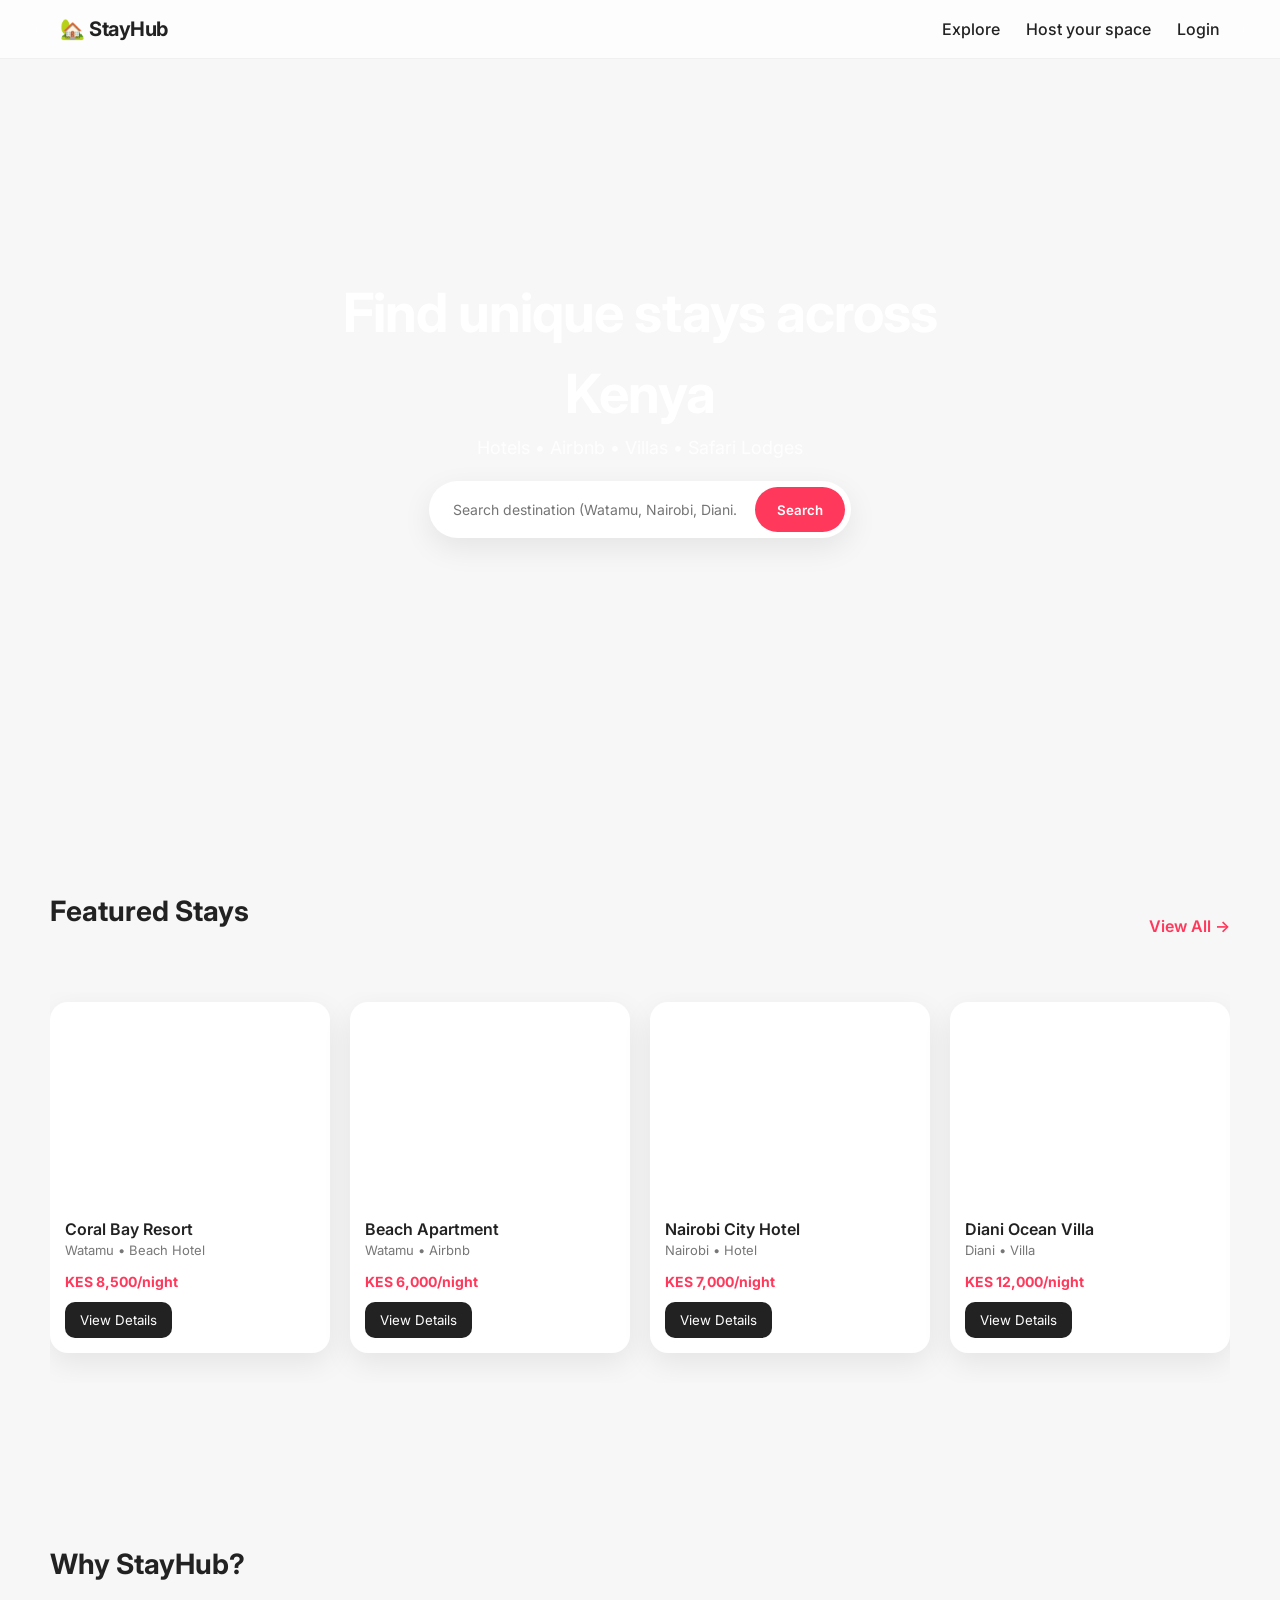
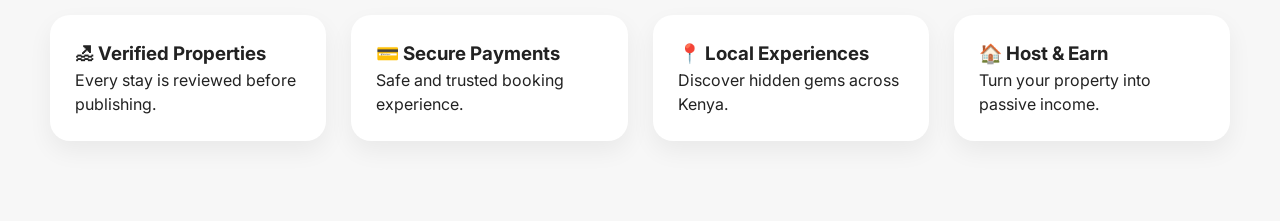
<file: index.html>
<!DOCTYPE html>
<html lang="en">

<head>
<meta charset="UTF-8">
<meta name="viewport" content="width=device-width, initial-scale=1.0">

<title>StayHub Kenya | Find Unique Stays</title>

<link rel="stylesheet" href="styles.css">

<link href="https://fonts.googleapis.com/css2?family=Inter:wght@400;500;600;700;800&display=swap" rel="stylesheet">

</head>

<body>

<!-- NAVBAR -->

<header class="navbar">

<div class="logo">
🏡 StayHub
</div>

<nav class="nav-links">

<a href="listings.html">
Explore
</a>

<a href="#" onclick="goToHost()">
Host your space
</a>

<a href="#" onclick="goToLogin()">
Login
</a>

</nav>

</header>

<!-- HERO -->

<section class="hero">

<div class="hero-overlay"></div>

<div class="hero-content">

<h1>
Find unique stays across Kenya
</h1>

<p>
Hotels • Airbnb • Villas • Safari Lodges
</p>

<div class="search-box">

<input
type="text"
placeholder="Search destination (Watamu, Nairobi, Diani...)"
>

<button onclick="goToListings()">
Search
</button>

</div>

</div>

</section>

<!-- FEATURED STAYS -->

<section class="section">

<div class="section-header">

<h2 class="section-title">
Featured Stays
</h2>

<a href="listings.html" class="see-all">
View All →
</a>

</div>

<div class="carousel" id="carousel">

<!-- CARD 1 -->

<div class="card">

<div class="card-img img1"></div>

<div class="card-content">

<h3>Coral Bay Resort</h3>

<p>Watamu • Beach Hotel</p>

<div class="price">
KES 8,500/night
</div>

<button onclick="openModal(1)">
View Details
</button>

</div>

</div>

<!-- CARD 2 -->

<div class="card">

<div class="card-img img2"></div>

<div class="card-content">

<h3>Beach Apartment</h3>

<p>Watamu • Airbnb</p>

<div class="price">
KES 6,000/night
</div>

<button onclick="openModal(2)">
View Details
</button>

</div>

</div>

<!-- CARD 3 -->

<div class="card">

<div class="card-img img3"></div>

<div class="card-content">

<h3>Nairobi City Hotel</h3>

<p>Nairobi • Hotel</p>

<div class="price">
KES 7,000/night
</div>

<button onclick="openModal(3)">
View Details
</button>

</div>

</div>

<!-- CARD 4 -->

<div class="card">

<div class="card-img img1"></div>

<div class="card-content">

<h3>Diani Ocean Villa</h3>

<p>Diani • Villa</p>

<div class="price">
KES 12,000/night
</div>

<button onclick="openModal(4)">
View Details
</button>

</div>

</div>

<!-- CARD 5 -->

<div class="card">

<div class="card-img img2"></div>

<div class="card-content">

<h3>Naivasha Safari Lodge</h3>

<p>Naivasha • Lodge</p>

<div class="price">
KES 5,500/night
</div>

<button onclick="openModal(5)">
View Details
</button>

</div>

</div>

<!-- CARD 6 -->

<div class="card">

<div class="card-img img3"></div>

<div class="card-content">

<h3>Lamu Luxury Retreat</h3>

<p>Lamu • Villa</p>

<div class="price">
KES 14,000/night
</div>

<button onclick="openModal(5)">
View Details
</button>

</div>

</div>

</div>

</section>

<!-- MODAL -->

<div id="modal" class="modal">

<div class="modal-content">

<span class="close" onclick="closeModal()">
&times;
</span>

<img
id="modalImage"
style="
width:100%;
height:250px;
object-fit:cover;
border-radius:12px;
margin-bottom:15px;
"
>

<h2 id="modalTitle"></h2>

<p id="modalLocation"></p>

<h3 id="modalPrice"></h3>

<p id="modalDesc"></p>

<button
style="
width:100%;
padding:14px;
background:#ff385c;
color:white;
border:none;
border-radius:12px;
cursor:pointer;
font-size:16px;
font-weight:600;
margin-top:10px;
">
Reserve Now
</button>

</div>

</div>

<!-- WHY CHOOSE US -->

<section class="section">

<h2 class="section-title">
Why StayHub?
</h2>

<div class="features-grid">

<div class="feature">

<h3>🏖 Verified Properties</h3>

<p>
Every stay is reviewed before publishing.
</p>

</div>

<div class="feature">

<h3>💳 Secure Payments</h3>

<p>
Safe and trusted booking experience.
</p>

</div>

<div class="feature">

<h3>📍 Local Experiences</h3>

<p>
Discover hidden gems across Kenya.
</p>

</div>

<div class="feature">

<h3>🏠 Host & Earn</h3>

<p>
Turn your property into passive income.
</p>

</div>

</div>

</section>

<script src="script.js"></script>

</body>

</html>
</file>
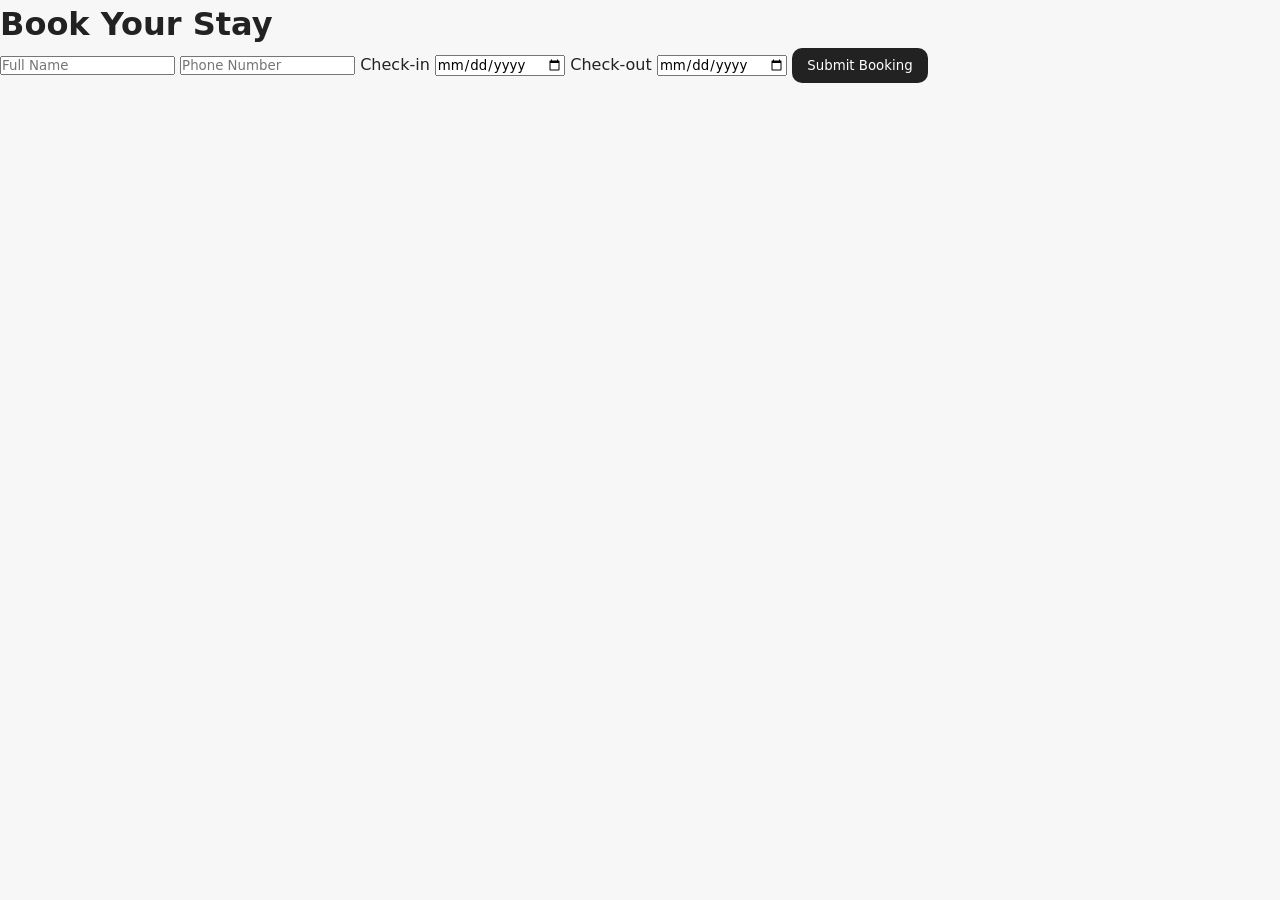
<file: booking.html>
<!DOCTYPE html>
<html>
<head>
  <title>Book Stay</title>
  <link rel="stylesheet" href="styles.css">
</head>
<body>

<header>
  <h1>Book Your Stay</h1>
</header>

<form class="form">

  <input type="text" placeholder="Full Name" required>
  <input type="tel" placeholder="Phone Number" required>

  <label>Check-in</label>
  <input type="date">

  <label>Check-out</label>
  <input type="date">

  <button type="submit">Submit Booking</button>

</form>

</body>
</html>
</file>
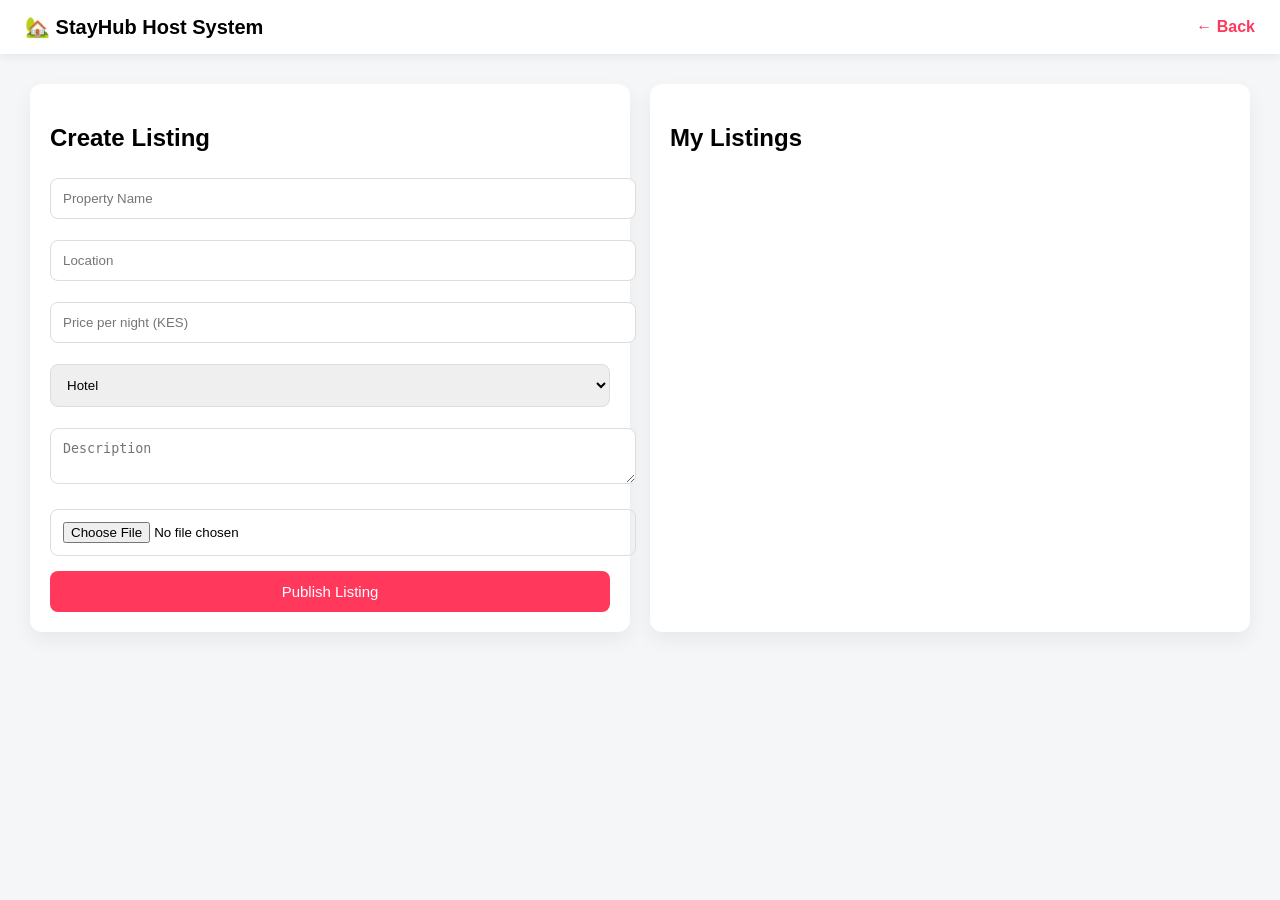
<file: host.html>
<!DOCTYPE html>
<html lang="en">
<head>
<meta charset="UTF-8">
<meta name="viewport" content="width=device-width, initial-scale=1.0">
<title>StayHub Host System</title>

<style>
/* =======================
   GLOBAL STYLES
======================= */
body {
  margin: 0;
  font-family: Arial, sans-serif;
  background: #f4f6f8;
}

/* HEADER */
.header {
  background: white;
  padding: 15px 25px;
  display: flex;
  justify-content: space-between;
  align-items: center;
  box-shadow: 0 2px 10px rgba(0,0,0,0.08);
}

.logo {
  font-weight: bold;
  font-size: 20px;
}

.back {
  text-decoration: none;
  color: #ff385c;
  font-weight: bold;
}

/* LAYOUT */
.container {
  display: grid;
  grid-template-columns: 1fr 1fr;
  gap: 20px;
  padding: 30px;
}

@media (max-width: 900px) {
  .container {
    grid-template-columns: 1fr;
  }
}

/* CARD */
.card {
  background: white;
  padding: 20px;
  border-radius: 12px;
  box-shadow: 0 8px 20px rgba(0,0,0,0.06);
}

/* FORM */
input, select, textarea {
  width: 100%;
  padding: 12px;
  margin-top: 6px;
  margin-bottom: 15px;
  border: 1px solid #ddd;
  border-radius: 8px;
  outline: none;
}

input:focus, select:focus, textarea:focus {
  border-color: #ff385c;
}

button {
  width: 100%;
  padding: 12px;
  background: #ff385c;
  color: white;
  border: none;
  border-radius: 8px;
  font-size: 15px;
  cursor: pointer;
}

button:hover {
  background: #e03150;
}

/* LISTINGS */
.listing {
  border: 1px solid #eee;
  padding: 12px;
  border-radius: 10px;
  margin-bottom: 10px;
  display: flex;
  gap: 10px;
}

.listing img {
  width: 80px;
  height: 80px;
  object-fit: cover;
  border-radius: 8px;
}

.small {
  font-size: 12px;
  color: gray;
}

.delete {
  background: black;
  margin-top: 5px;
  font-size: 12px;
}
.preview {
  width: 100%;
  height: 150px;
  object-fit: cover;
  border-radius: 10px;
  display: none;
  margin-bottom: 10px;
}
</style>
</head>

<body>

<!-- HEADER -->
<div class="header">
  <div class="logo">🏡 StayHub Host System</div>
  <a class="back" href="index.html">← Back</a>
</div>

<!-- MAIN -->
<div class="container">

  <!-- FORM -->
  <div class="card">
    <h2>Create Listing</h2>

    <input id="name" placeholder="Property Name">
    <input id="location" placeholder="Location">
    <input id="price" type="number" placeholder="Price per night (KES)">

    <select id="type">
      <option>Hotel</option>
      <option>Airbnb Apartment</option>
      <option>Villa</option>
      <option>Safari Lodge</option>
    </select>

    <textarea id="desc" placeholder="Description"></textarea>

    <input type="file" id="imageInput" accept="image/*">
    <img id="preview" class="preview">

    <button id="submitBtn" onclick="addListing()">Publish Listing</button>
  </div>

  <!-- LISTINGS -->
  <div class="card">
    <h2>My Listings</h2>
    <div id="listings"></div>
  </div>

</div>

<script>
let listings = JSON.parse(localStorage.getItem("stayhub_listings")) || [];

// IMAGE PREVIEW
document.getElementById("imageInput").addEventListener("change", function(e){
  const file = e.target.files[0];
  const reader = new FileReader();

  reader.onload = function(){
    const preview = document.getElementById("preview");
    preview.src = reader.result;
    preview.style.display = "block";
  }

  if(file) reader.readAsDataURL(file);
});

// ADD LISTING
function addListing() {
  const name = document.getElementById("name").value;
  const location = document.getElementById("location").value;
  const price = document.getElementById("price").value;
  const type = document.getElementById("type").value;
  const desc = document.getElementById("desc").value;
  const image = document.getElementById("preview").src;

  if (!name || !location || !price) {
    alert("Please fill required fields");
    return;
  }

  const listing = {
    id: Date.now(),
    name,
    location,
    price,
    type,
    desc,
    image: image || ""
  };

  listings.push(listing);
  localStorage.setItem("stayhub_listings", JSON.stringify(listings));

  clearForm();
  renderListings();
}

// CLEAR FORM
function clearForm() {
  document.getElementById("name").value = "";
  document.getElementById("location").value = "";
  document.getElementById("price").value = "";
  document.getElementById("desc").value = "";
  document.getElementById("preview").style.display = "none";
}

// DELETE
function deleteListing(id) {
  listings = listings.filter(l => l.id !== id);
  localStorage.setItem("stayhub_listings", JSON.stringify(listings));
  renderListings();
}

// RENDER
function renderListings() {
  const container = document.getElementById("listings");
  container.innerHTML = "";

  listings.forEach(l => {
    container.innerHTML += `
      <div class="listing">
        <img src="${l.image || 'https://via.placeholder.com/80'}">
        <div>
          <b>${l.name}</b><br>
          <span class="small">${l.location}</span><br>
          <span class="small">KES ${l.price} / night</span><br>
          <button class="delete" onclick="deleteListing(${l.id})">Delete</button>
        </div>
      </div>
    `;
  });
}

renderListings();
</script>

</body>
</html>
</file>
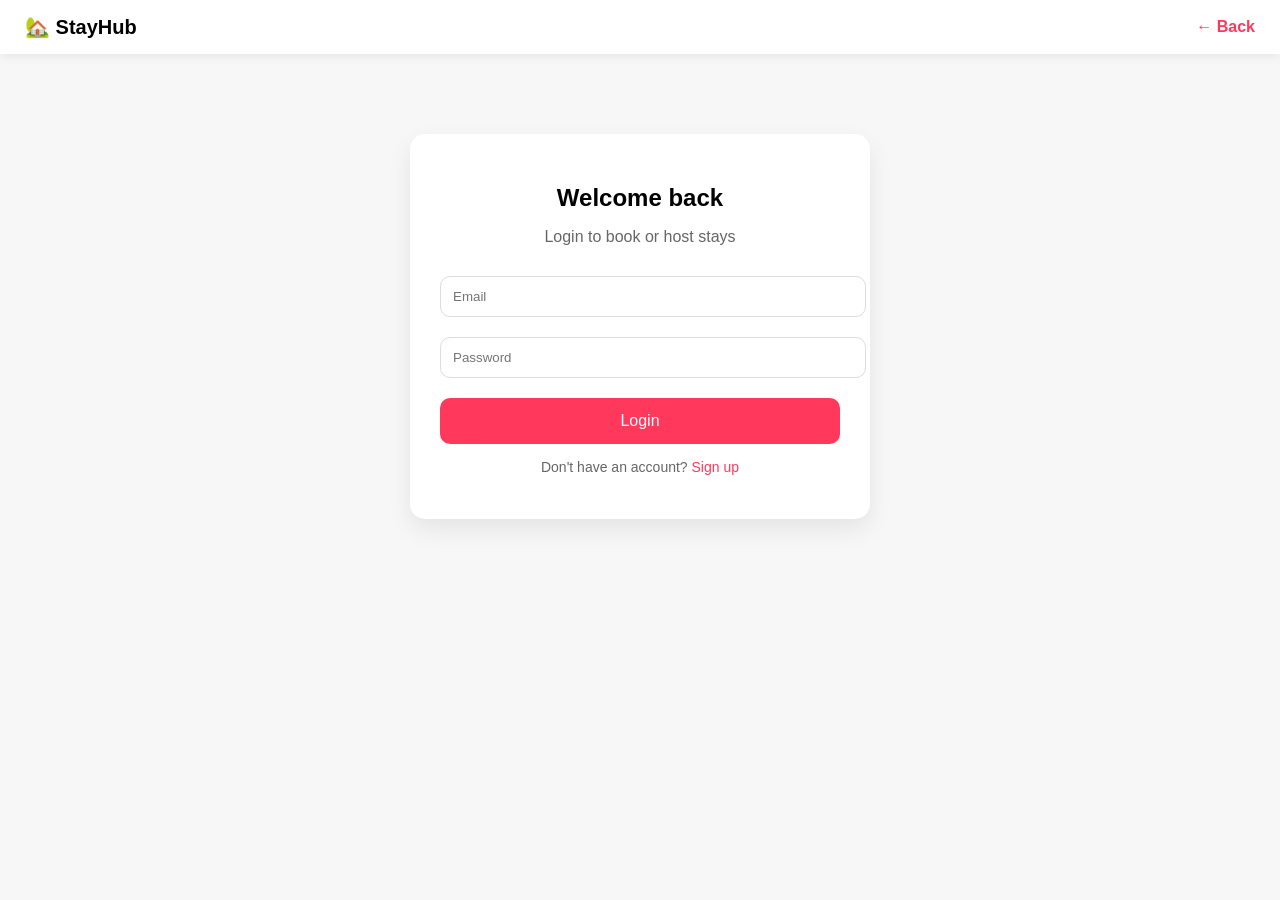
<file: login.html>
<!DOCTYPE html>
<html lang="en">
<head>
  <meta charset="UTF-8">
  <title>Login | StayHub</title>
</head>

<body style="margin:0;font-family:Arial;background:#f7f7f7;">

<!-- HEADER -->
<div style="background:white;padding:15px 25px;display:flex;justify-content:space-between;align-items:center;box-shadow:0 2px 10px rgba(0,0,0,0.08);">
  <div style="font-weight:bold;font-size:20px;">🏡 StayHub</div>
  <a href="index.html" style="text-decoration:none;color:#ff385c;font-weight:bold;">← Back</a>
</div>

<!-- LOGIN BOX -->
<div style="max-width:400px;margin:80px auto;background:white;padding:30px;border-radius:15px;box-shadow:0 10px 25px rgba(0,0,0,0.08);text-align:center;">

  <h2 style="margin-bottom:10px;">Welcome back</h2>
  <p style="color:#666;margin-bottom:20px;">Login to book or host stays</p>

  <form onsubmit="login(event)">

    <input id="email" type="email" placeholder="Email"
      style="width:100%;padding:12px;margin:10px 0;border:1px solid #ddd;border-radius:10px;"><br>

    <input id="password" type="password" placeholder="Password"
      style="width:100%;padding:12px;margin:10px 0;border:1px solid #ddd;border-radius:10px;"><br>

    <button type="submit"
      style="width:100%;padding:14px;background:#ff385c;color:white;border:none;border-radius:10px;font-size:16px;cursor:pointer;margin-top:10px;">
      Login
    </button>

  </form>

  <p style="margin-top:15px;font-size:14px;color:#666;">
    Don't have an account?
    <a href="signup.html" style="color:#ff385c;text-decoration:none;">Sign up</a>
  </p>

</div>

<script>
function login(event) {
  event.preventDefault();

  const email = document.getElementById("email").value;
  const password = document.getElementById("password").value;

  // fake check (no backend yet)
  const user = JSON.parse(localStorage.getItem("user"));

  if (user && user.email === email) {
    alert("Login successful!");

    localStorage.setItem("loggedInUser", JSON.stringify(user));

    window.location.href = "index.html";
  } else {
    alert("User not found. Please sign up first.");
  }
}
</script>

</body>
</html>
</file>
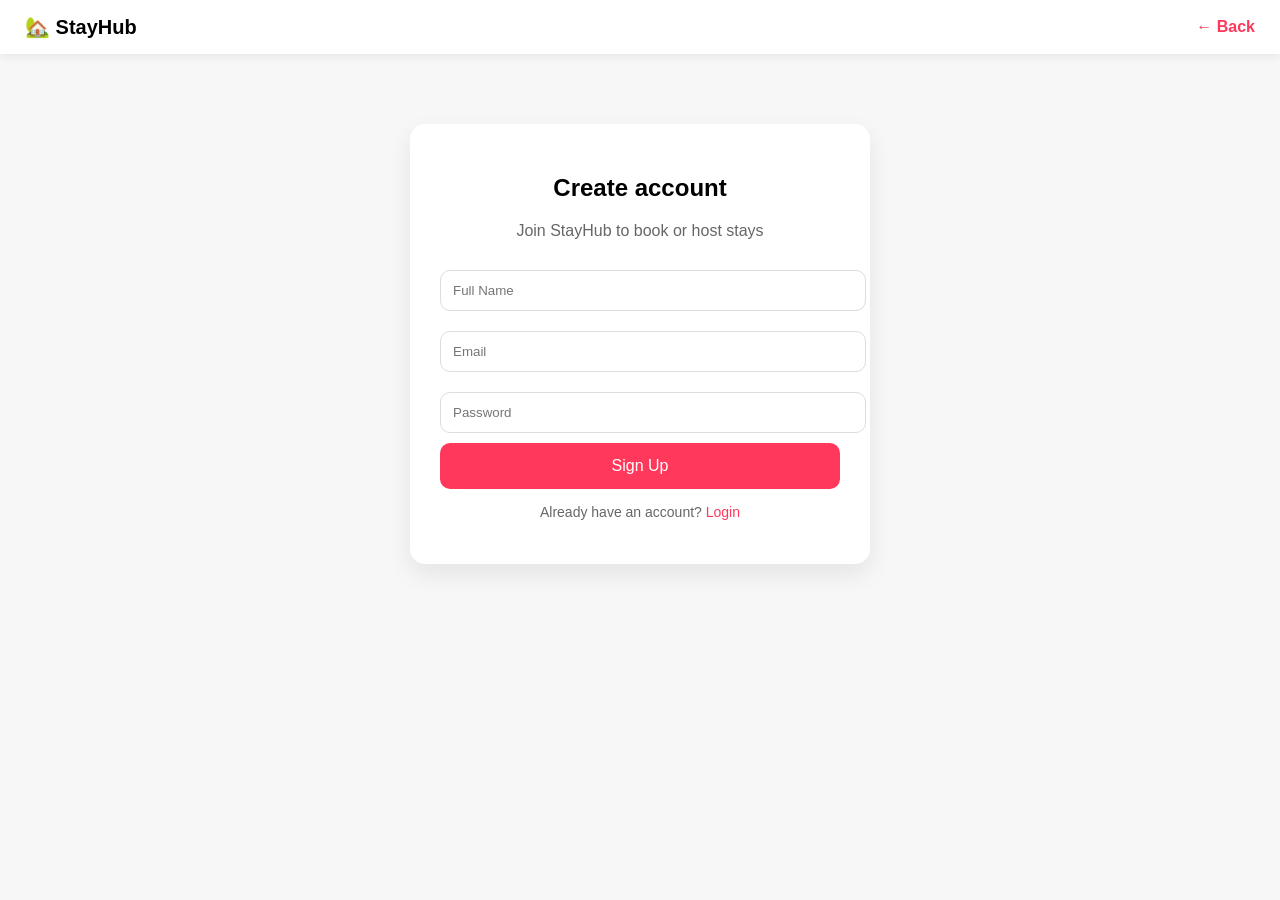
<file: signup.html>
<!DOCTYPE html>
<html lang="en">
<head>
  <meta charset="UTF-8">
  <title>Sign Up | StayHub</title>
</head>

<body style="margin:0;font-family:Arial;background:#f7f7f7;">

<!-- HEADER -->
<div style="background:white;padding:15px 25px;display:flex;justify-content:space-between;align-items:center;box-shadow:0 2px 10px rgba(0,0,0,0.08);">
  <div style="font-weight:bold;font-size:20px;">🏡 StayHub</div>
  <a href="index.html" style="text-decoration:none;color:#ff385c;font-weight:bold;">← Back</a>
</div>

<!-- SIGNUP BOX -->
<div style="max-width:400px;margin:70px auto;background:white;padding:30px;border-radius:15px;box-shadow:0 10px 25px rgba(0,0,0,0.08);text-align:center;">

  <h2>Create account</h2>
  <p style="color:#666;margin-bottom:20px;">Join StayHub to book or host stays</p>

  <form onsubmit="signup(event)">

    <input id="name" type="text" placeholder="Full Name"
      style="width:100%;padding:12px;margin:10px 0;border:1px solid #ddd;border-radius:10px;"><br>

    <input id="email" type="email" placeholder="Email"
      style="width:100%;padding:12px;margin:10px 0;border:1px solid #ddd;border-radius:10px;"><br>

    <input id="password" type="password" placeholder="Password"
      style="width:100%;padding:12px;margin:10px 0;border:1px solid #ddd;border-radius:10px;"><br>

    <button type="submit"
      style="width:100%;padding:14px;background:#ff385c;color:white;border:none;border-radius:10px;font-size:16px;cursor:pointer;">
      Sign Up
    </button>

  </form>

  <p style="margin-top:15px;font-size:14px;color:#666;">
    Already have an account?
    <a href="login.html" style="color:#ff385c;text-decoration:none;">Login</a>
  </p>

</div>

<script>
function signup(event) {
  event.preventDefault();

  const name = document.getElementById("name").value;
  const email = document.getElementById("email").value;
  const password = document.getElementById("password").value;

  const user = { name, email, password };

  localStorage.setItem("user", JSON.stringify(user));

  alert("Account created successfully!");

  window.location.href = "login.html";
}
</script>

</body>
</html>
</file>
<file: styles.css>
:root {
  --primary: #ff385c;
  --dark: #111;
  --text: #222;
  --muted: #777;
  --bg: #f6f6f6;
  --card: #ffffff;
  --shadow: 0 10px 30px rgba(0,0,0,0.08);
  --shadow-hover: 0 18px 50px rgba(0,0,0,0.15);
  --radius: 18px;
}

body {
   background:
  radial-gradient(circle at top left,#fff,#f7f8fa);
  color: var(--text);
  -webkit-font-smoothing: antialiased;
  line-height: 1.5;
}
/* RESET */
* {
  margin: 0;
  padding: 0;
  box-sizing: border-box;
  font-family: "Inter", system-ui, sans-serif;
}

body {
  background: #f7f7f7;
  color: #222;
}

/* NAVBAR */
.navbar {
  position: fixed;
  top: 0;
  width: 100%;
  padding: 14px 60px;
  display: flex;
  justify-content: space-between;
  align-items: center;

  background: rgba(255,255,255,0.75);
  backdrop-filter: blur(18px);
  border-bottom: 1px solid rgba(0,0,0,0.05);

  z-index: 1000;
}

.logo {
  font-weight: 700;
  font-size: 20px;
  letter-spacing: -0.5px;
}

.nav-links a {
  margin-left: 22px;
  text-decoration: none;
  color: var(--text);
  font-weight: 500;
  transition: 0.3s;
  position: relative;
}

.nav-links a:hover {
  color: var(--primary);
}

/* HERO */
.hero {
  height: 90vh;
  background: url("https://images.unsplash.com/photo-1500375592092-40eb2168fd21") center/cover;
  display: flex;
  align-items: center;
  justify-content: center;
  position: relative;
}

.hero-overlay {
  background: linear-gradient(
    to bottom,
    rgba(0,0,0,0.55),
    rgba(0,0,0,0.35),
    rgba(0,0,0,0.6)
  );
}
.hero-content {
  position: relative;
  text-align: center;
  color: white;
  max-width: 700px;
}

.hero-content h1 {
  font-size: 54px;
  font-weight: 700;
  letter-spacing: -1px;
}

.hero-content p {
  opacity: 0.9;
  font-size: 18px;
}
/* SEARCH BOX */
.search-box {
  display: flex;
  margin-top: 20px;
  background: white;
  padding: 6px;
  border-radius: 999px;
  box-shadow: var(--shadow);
  width: fit-content;
  margin-inline: auto;
}

.search-box input {
  border: none;
  outline: none;
  padding: 14px 18px;
  border-radius: 999px;
  width: 320px;
  font-size: 14px;
}

.search-box button {
  border-radius: 999px;
  padding: 12px 22px;
  background: var(--primary);
  font-weight: 600;
}
.search-box button:hover {
  background: #e61e4d;
}

/* SECTION */
.section {
  padding: 80px 50px;
}

.section-title {
  font-size: 28px;
  margin-bottom: 30px;
}



/* CAROUSEL CONTAINER */
.carousel {
  display: flex;
  gap: 20px;
  overflow-x: auto;
  padding: 10px 20px 30px;
  scroll-snap-type: x mandatory;
  scroll-behavior: smooth;
}

/* HIDE SCROLLBAR */
.carousel::-webkit-scrollbar {
  display: none;
}

/* CARD FIX FOR CAROUSEL */
.carousel .card {
  min-width: 280px;
  scroll-snap-align: start;
  flex-shrink: 0;
}

/* CARD */
.card {
  background: var(--card);
  border-radius: var(--radius);
  overflow: hidden;
  box-shadow: var(--shadow);
  transition: 0.35s ease;
}

.card:hover {
  transform: translateY(-10px);
  box-shadow: var(--shadow-hover);
}
/* IMAGE */
.card-img {
  height: 200px;
  background-size: cover;
  background-position: center;
  transition: 0.4s ease;
}

.card:hover .card-img {
  transform: scale(1.05);
}
.img1 {
  background-image: url("https://images.unsplash.com/photo-1501117716987-c8e1ecb2106e");
}

.img2 {
  background-image: url("https://images.unsplash.com/photo-1522708323590-d24dbb6b0267");
}

.img3 {
  background-image: url("https://images.unsplash.com/photo-1566073771259-6a8506099945");
}
.card-content {
  padding: 16px;
}

.card-content h3 {
  font-size: 16px;
  font-weight: 600;
}

.card-content p {
  color: var(--muted);
  font-size: 13px;
}

.price {
  margin-top: 10px;
  font-weight: 700;
  color: var(--primary);
  font-size: 14px;
}


/* MODAL BACKDROP */
.modal {
  display: none;
  position: fixed;
  top:0;
  left:0;
  width:100%;
  height:100%;
  background: rgba(0,0,0,0.6);
  justify-content:center;
  align-items:center;
  z-index:9999;
  backdrop-filter: blur(6px);
}

button {
  transition: 0.3s ease;
}

button:hover {
  transform: translateY(-2px);
}

/* MODAL BOX */
.modal-content {
  background: white;
  width: 92%;
  max-width: 520px;
  border-radius: 22px;
  padding: 22px;
  box-shadow: var(--shadow-hover);
}
@keyframes pop {
  from { transform: scale(0.9); opacity:0; }
  to { transform: scale(1); opacity:1; }
}

/* IMAGE */
.modal-content img {
  width:100%;
  border-radius:12px;
  margin-bottom:15px;
}

/* CLOSE BUTTON */
.close {
  float:right;
  font-size:24px;
  cursor:pointer;
}

/* CONTENT */
.card-content {
  padding: 15px;
}
.card:hover .card-img{
  transform:scale(1.12);
}
.price {
  margin: 10px 0;
  font-weight: bold;
  color: #ff385c;
}

/* BUTTON */
button {
  padding: 10px 15px;
  border: none;
  background: #222;
  color: white;
  border-radius: 10px;
  cursor: pointer;
  transition: 3s;
}

button:hover {
  background: #ff385c;
}

.modal-content{
  animation:modalIn .3s ease;
}

@keyframes modalIn{

from{
opacity:0;
transform:
translateY(20px)
scale(.95);
}

to{
opacity:1;
transform:
translateY(0)
scale(1);
}

}

.section-header{
  display:flex;
  justify-content:space-between;
  align-items:center;
  margin-bottom:30px;
}

.see-all{
  color:#ff385c;
  text-decoration:none;
  font-weight:600;
}

.features-grid{
  display:grid;
  grid-template-columns:
  repeat(auto-fit,minmax(250px,1fr));

  gap:25px;
}

.feature{
  background:white;
  padding:25px;
  border-radius:20px;
  box-shadow:
  0 10px 25px rgba(0,0,0,.06);
}

/* RESPONSIVE */
@media (max-width: 768px) {
  .hero-content h1 {
    font-size: 32px;
  }

  .search-box input {
    width: 200px;
  }

  .section {
    padding: 50px 20px;
  }
}
@media (max-width: 768px) {

  /* NAVBAR */
  .navbar {
    padding: 12px 15px;
    flex-direction: column;
    gap: 10px;
    text-align: center;
  }

  .nav-links a {
    margin: 0 10px;
    font-size: 14px;
  }

  /* HERO TEXT */
  .hero-content h1 {
    font-size: 28px;
  }

  .hero-content p {
    font-size: 14px;
  }

  /* SEARCH BOX */
  .search-box {
    flex-direction: column;
    align-items: center;
    gap: 10px;
  }

  .search-box input {
    width: 90%;
    border-radius: 30px;
    text-align: center;
  }

  .search-box button {
    width: 60%;
    border-radius: 30px;
  }

  /* SECTIONS */
  .section {
    padding: 40px 15px;
  }

  /* GRID */
  .grid {
    grid-template-columns: 1fr;
    gap: 15px;
  }

  /* CARDS */
  .card-img {
    height: 160px;
  }
}
</file>
